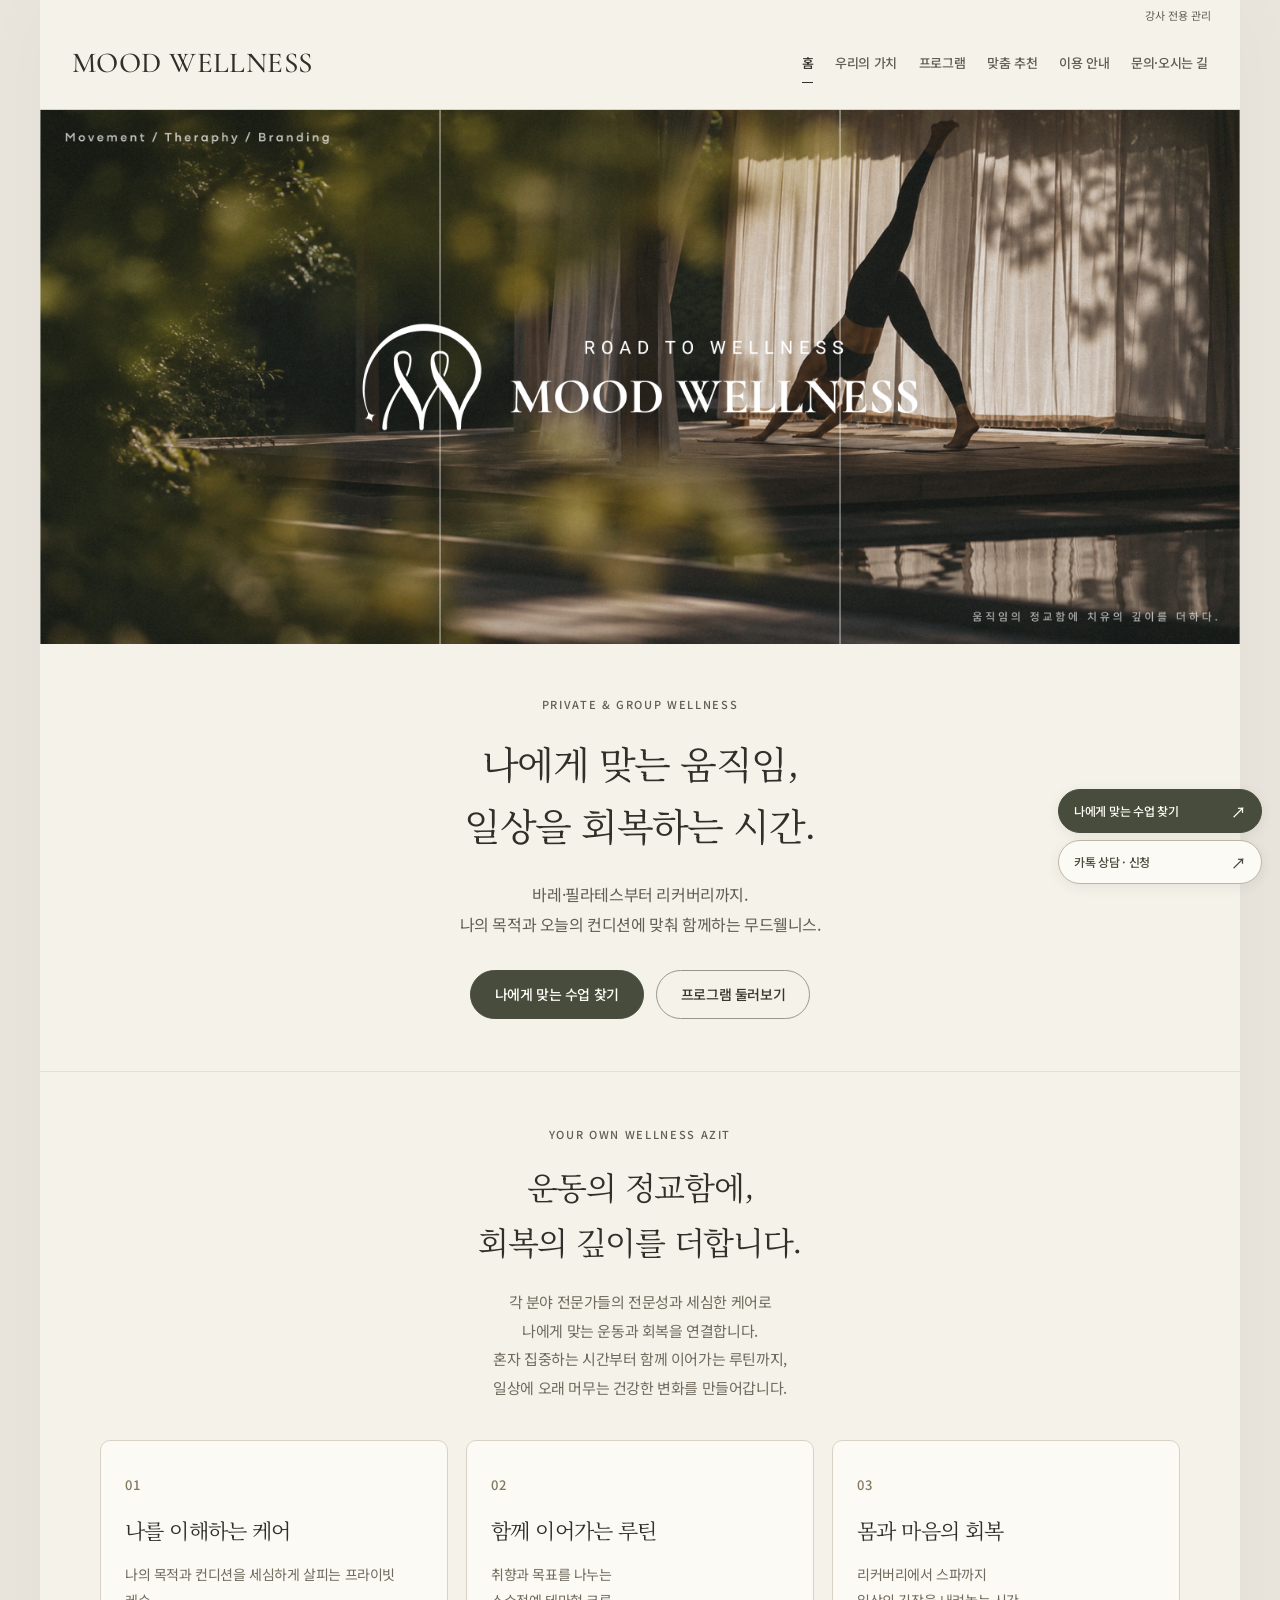
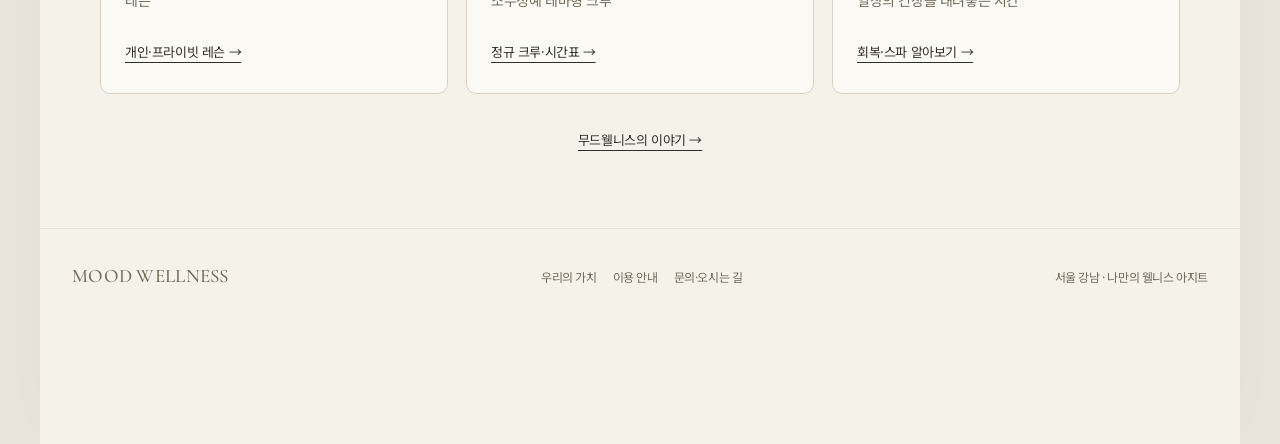
<file: index.html>
<!DOCTYPE html>
<html lang="ko">
<head>
<meta charset="UTF-8">
<meta name="viewport" content="width=device-width, initial-scale=1">
<title>무드웰니스 | 나에게 맞는 클래스 찾기</title>

<link rel="preconnect" href="https://fonts.googleapis.com">
<link rel="preconnect" href="https://fonts.gstatic.com" crossorigin>
<link href="https://fonts.googleapis.com/css2?family=Cormorant+Garamond:wght@400;500&family=Noto+Sans+KR:wght@400;500;600;700&family=Noto+Serif+KR:wght@400;500&display=swap" rel="stylesheet">

<style>
:root {
  --cream: #eeecdf;
  --taupe: #a5a18f;
  --ink: #39362e;
  --muted: #716b5e;
  --line: rgba(70,64,48,.2);
}

* {
  box-sizing: border-box;
}

html {
  scroll-behavior: smooth;
}

body {
  margin: 0;
  background: #d5cfc2;
  color: var(--ink);
  font-family: "Noto Sans KR", sans-serif;
  font-weight: 300;
  line-height: 1.85;
  word-break: keep-all;
}

a {
  color: inherit;
  text-decoration: none;
}

img {
  display: block;
  max-width: 100%;
}

h1, h2, h3, p {
  margin-top: 0;
}

h1, h2, h3 {
  font-weight: 400;
}

a:focus-visible,
summary:focus-visible {
  outline: 2px solid #8b714d;
  outline-offset: 5px;
}

.page {
  max-width: 1200px;
  margin: auto;
  background: var(--cream);
  overflow: hidden;
}

.header {
  padding: 30px 24px 20px;
  text-align: center;
}

.logo {
  display: inline-block;
  font-family: "Cormorant Garamond", serif;
  font-size: 34px;
  letter-spacing: -.04em;
  line-height: .95;
}

nav {
  display: flex;
  justify-content: center;
  gap: 23px;
  margin-top: 25px;
  overflow-x: auto;
  scrollbar-width: none;
}

nav a {
  flex-shrink: 0;
  padding-bottom: 5px;
  color: var(--muted);
  font-size: 11px;
}

nav a:hover {
  text-decoration: underline;
}

/* 3분할 배너 사진 연결 */
.panorama {
  display: grid;
  grid-template-columns: repeat(3, minmax(0, 1fr));
  width: 100%;
  aspect-ratio: 3036 / 1350;
  overflow: hidden;
  background: #343729;
}

.panorama > div {
  position: relative;
  overflow: hidden;
}

.panorama img {
  position: absolute;
  top: 0;
  left: -3.36%;
  width: 106.72%;
  max-width: none;
  height: 100%;
}

.hero-copy {
  padding: 42px 28px 20px;
  text-align: center;
}

.eyebrow {
  display: block;
  margin-bottom: 16px;
  font-size: 9px;
  font-weight: 400;
  letter-spacing: .18em;
}

.hero-copy h1 {
  font-family: "Noto Serif KR", serif;
  font-size: 25px;
  line-height: 1.6;
}

.hero-copy p,
.intro p {
  max-width: 600px;
  margin: 0 auto 24px;
  color: var(--muted);
  font-size: 13px;
}

.button {
  display: inline-block;
  padding: 10px 26px;
  border: 1px solid currentColor;
  border-radius: 999px;
  font-size: 12px;
}

.button:hover {
  background: rgba(80,70,50,.06);
}

.intro {
  padding: 50px 64px 0;
  text-align: center;
}

.serif-title {
  font-family: "Cormorant Garamond", serif;
  font-size: clamp(42px, 6vw, 72px);
  line-height: 1.1;
  letter-spacing: -.045em;
}

.intro h3 {
  font-family: "Noto Serif KR", serif;
  font-size: 20px;
}

.intro .panorama {
  margin-top: 38px;
}

.values,
.steps {
  display: grid;
  grid-template-columns: repeat(3, minmax(0,1fr));
  gap: 28px;
}

.values {
  padding: 36px 64px 60px;
}

.value,
.step,
.teacher,
.rule {
  padding-top: 24px;
  border-top: 1px solid var(--line);
}

.value h3,
.step h3,
.rule h3 {
  font-size: 17px;
}

.value p,
.step p,
.teacher p,
.rule p {
  margin-bottom: 0;
  color: var(--muted);
  font-size: 12px;
}

section {
  scroll-margin-top: 20px;
}

.section {
  padding: 64px;
}

.section-heading {
  margin-bottom: 36px;
  text-align: center;
}

.section-heading h2 {
  margin-bottom: 14px;
  font-family: "Noto Serif KR", serif;
  font-size: 30px;
  line-height: 1.5;
}

.section-heading p {
  max-width: 600px;
  margin: auto;
  color: var(--muted);
  font-size: 13px;
}

/* 3대 핵심 프로그램 */
.core {
  background: var(--taupe);
  color: #fffaf0;
}

.core .section-heading p {
  color: inherit;
}

.core .serif-title {
  margin-bottom: 12px;
  font-size: 60px;
}

.core .section-heading h2 {
  font-size: 19px;
}

.core-grid {
  display: grid;
  grid-template-columns: repeat(3, minmax(0,1fr));
  gap: 28px;
  align-items: start;
}

.core-card {
  min-width: 0;
}

/* 사진 3개 모두 동일한 크기 */
.core-photo {
  width: 100%;
  aspect-ratio: 4 / 5;
  margin-bottom: 24px;
  overflow: hidden;
}

.core-photo img {
  width: 100%;
  height: 100%;
  object-fit: cover;
  object-position: center;
}

.core-card h3 {
  font-family: "Noto Serif KR", serif;
  font-size: 22px;
}

.core-card p {
  margin-bottom: 0;
  font-size: 12px;
}

.core-card .eyebrow {
  font-size: 8px;
}

.spa {
  display: flex;
  justify-content: space-between;
  align-items: center;
  gap: 24px;
  margin-top: 42px;
  padding-top: 28px;
  border-top: 1px solid rgba(255,255,255,.4);
}

.spa h3 {
  font-size: 17px;
}

.spa p {
  margin: 0;
  font-size: 12px;
}

.discount {
  flex-shrink: 0;
  padding: 12px 25px;
  border: 1px solid currentColor;
  border-radius: 999px;
  text-align: center;
}

.discount small {
  display: block;
  font-size: 10px;
}

.discount strong {
  font-family: "Cormorant Garamond", serif;
  font-size: 35px;
  font-weight: 400;
}

.two-columns,
.program-grid,
.rules {
  display: grid;
  grid-template-columns: repeat(2, minmax(0,1fr));
  gap: 28px;
}

.teacher h3 {
  font-family: "Noto Serif KR", serif;
  font-size: 23px;
}

.program-card {
  display: flex;
  flex-direction: column;
  min-width: 0;
  padding: 28px;
  border: 1px solid var(--line);
  background: rgba(255,255,255,.13);
}

.coach {
  align-self: flex-start;
  margin-bottom: 18px;
  padding: 4px 12px;
  background: #dfd9ca;
  border-radius: 999px;
  font-size: 10px;
}

.program-card h3 {
  margin-bottom: 10px;
  font-family: "Noto Serif KR", serif;
  font-size: 22px;
  line-height: 1.5;
}

.schedule,
.note {
  color: var(--muted);
  font-size: 12px;
}

.description {
  font-size: 13px;
}

.price {
  display: flex;
  justify-content: space-between;
  align-items: baseline;
  gap: 12px;
  margin-top: auto;
  padding: 14px 16px;
  background: #e4dfd1;
}

.price span {
  font-size: 11px;
}

.price strong {
  font-size: 18px;
  font-weight: 500;
}

details {
  margin-bottom: 28px;
  padding: 20px 24px;
  border: 1px solid var(--line);
}

summary {
  font-size: 14px;
  cursor: pointer;
}

details p {
  margin: 16px 0 0;
  font-size: 13px;
}

.coming-soon {
  padding: 44px 24px;
  border-top: 1px solid var(--line);
  border-bottom: 1px solid var(--line);
  text-align: center;
}

.coming-soon h3 {
  font-family: "Noto Serif KR", serif;
  font-size: 26px;
}

.coming-soon p {
  margin-bottom: 0;
  color: var(--muted);
  font-size: 13px;
}

.footer {
  padding: 65px 64px;
  background: var(--taupe);
  color: #fffaf0;
  text-align: center;
}

.footer h2 {
  font-family: "Cormorant Garamond", serif;
  font-size: 52px;
  line-height: 1.1;
}

.footer p {
  font-size: 13px;
}

.contact-grid {
  display: grid;
  grid-template-columns: repeat(3,minmax(0,1fr));
  gap: 24px;
  margin-top: 40px;
  padding-top: 28px;
  border-top: 1px solid rgba(255,255,255,.35);
}

.contact-grid p {
  margin: 0;
  font-size: 12px;
}

.floating {
  position: fixed;
  right: 20px;
  bottom: 20px;
  z-index: 10;
  padding: 11px 20px;
  border: 1px solid #e9e2d2;
  border-radius: 999px;
  background: #514c40;
  color: #fffaf0;
  font-size: 12px;
}

@media(min-width:1500px) {
  body {
    padding: 40px 0;
  }
}

@media(max-width:900px) {
  .section,
  .footer {
    padding: 48px 28px;
  }

  .intro {
    padding: 40px 28px 0;
  }

  .values {
    padding: 30px 28px 45px;
  }

  nav {
    justify-content: flex-start;
    gap: 20px;
  }

  .core-grid {
    gap: 18px;
  }

  .core-card h3 {
    font-size: 18px;
  }

  .program-card {
    padding: 24px;
  }
}

@media(max-width:560px) {
  .header {
    padding: 24px 20px 18px;
  }

  .logo {
    font-size: 30px;
  }

  nav a {
    font-size: 10px;
  }

  .hero-copy {
    padding: 30px 24px 12px;
  }

  .hero-copy h1 {
    font-size: 20px;
  }

  .hero-copy p {
    font-size: 12px;
  }

  .intro h3 {
    font-size: 18px;
  }

  .section-heading h2 {
    font-size: 25px;
  }

  .values,
  .steps,
  .core-grid,
  .two-columns,
  .program-grid,
  .rules,
  .contact-grid {
    grid-template-columns: minmax(0,1fr);
  }

  .core-grid {
    gap: 36px;
  }

  .core-card h3 {
    font-size: 23px;
  }

  .core-card p {
    font-size: 13px;
  }

  .core-photo {
    aspect-ratio: 4 / 5;
  }

  .spa {
    align-items: flex-start;
    flex-direction: column;
  }

  .footer h2 {
    font-size: 42px;
  }

  .floating {
    right: 12px;
    bottom: 12px;
    font-size: 11px;
  }
}

@media(prefers-reduced-motion:reduce) {
  html {
    scroll-behavior: auto;
  }
}
</style>
<link rel="stylesheet" href="./features.css?v=program-preview">
<link rel="stylesheet" href="./design.css">
<script defer src="./vendor/supabase.js"></script>
<script defer src="./app.js?v=oneday-sheets"></script>
<script defer src="./navigation.js?v=oneday-inquiry"></script>

<style>
.mw-values-intro{padding:58px 64px 68px;background:#eeecdf}
.mw-values-intro .section-heading{margin-bottom:20px}
.mw-values-intro .values{padding:18px 0 0;gap:26px}
.mw-values-grid .value{display:flex;flex-direction:column;align-items:flex-start}
.mw-values-grid .value h3{font-family:"Noto Serif KR",serif;font-size:19px;line-height:1.6}
.mw-values-grid .value p{line-height:1.9;flex:1}
.mw-values-grid .value a{font-size:12px;border-bottom:1px solid currentColor;margin-top:22px;padding-bottom:3px}
@media(max-width:900px){.mw-values-intro{padding:48px 28px}}
@media(max-width:560px){.mw-values-intro{padding:40px 24px 54px}.mw-values-intro .values{gap:22px}}
</style></head>

<body>
<div class="page">

  <header class="header">
    <a class="logo" href="#home">MOOD WELLNESS</a>

    <nav aria-label="주요 메뉴">
      <a href="#home">홈</a><a href="#intro">우리의 가치</a><a href="#core">프로그램</a><a href="#mw-finder">맞춤 추천</a><a href="#rules">이용 안내</a><a href="#contact">문의·오시는 길</a>
    </nav><div class="mw-topline"><button type="button" class="mw-link-button" data-mw-admin>강사 전용 관리</button></div>
  </header>

  <main id="mw-main" tabindex="-1">

    <section id="home" data-page="home" class="is-active">
      <div class="panorama">
        <div>
          <img src="./1.jpg" alt="무드웰니스 배너 왼쪽">
        </div>
        <div>
          <img src="./2.jpg" alt="무드웰니스 배너 가운데">
        </div>
        <div>
          <img src="./3.jpg" alt="무드웰니스 배너 오른쪽">
        </div>
      </div>

      <div class="hero-copy">
        <span class="eyebrow">PRIVATE & GROUP WELLNESS</span>
        <h1>나에게 맞는 움직임,<br>일상을 회복하는 시간.</h1>
        <p>
          바레·필라테스부터 리커버리까지.<br>
          나의 목적과 오늘의 컨디션에 맞춰 함께하는 무드웰니스.
        </p>
        <div class="mw-actions"><a class="mw-btn primary" href="#mw-finder">나에게 맞는 수업 찾기</a><a class="mw-btn" href="#core">프로그램 둘러보기</a></div>
      </div>
    </section>

    <section class="mw-home-essence" data-page="home" aria-labelledby="mw-home-value-title">
      <span class="eyebrow">YOUR OWN WELLNESS AZIT</span>
      <h2 id="mw-home-value-title">운동의 정교함에,<br>회복의 깊이를 더합니다.</h2>
      <p>각 분야 전문가들의 전문성과 세심한 케어로<br>나에게 맞는 운동과 회복을 연결합니다.<br>혼자 집중하는 시간부터 함께 이어가는 루틴까지,<br>일상에 오래 머무는 건강한 변화를 만들어갑니다.</p>
      <div class="mw-home-values"><div><span>01</span><h3>나를 이해하는 케어</h3><p>나의 목적과 컨디션을 세심하게 살피는 프라이빗 레슨</p><a href="#private">개인·프라이빗 레슨 →</a></div><div><span>02</span><h3>함께 이어가는 루틴</h3><p>취향과 목표를 나누는<br>소수정예 테마형 크루</p><a href="#crew">정규 크루·시간표 →</a></div><div><span>03</span><h3>몸과 마음의 회복</h3><p>리커버리에서 스파까지<br>일상의 긴장을 내려놓는 시간</p><a href="#mw-spa">회복·스파 알아보기 →</a></div></div>
      <a class="mw-home-about" href="#intro">무드웰니스의 이야기 →</a>
    </section>

    
<section class="intro" id="intro" data-page="intro">
      <h2 class="serif-title">Breathe. Move. Align.</h2>

      <h3>몸과 마음의 온전한 회복</h3>
      <p>
        일상에서 쌓인 긴장을 내려놓고,
        건강하고 지속 가능한 나만의 운동 루틴을 완성합니다.
      </p>

      <h3>오늘의 컨디션에 꼭 맞춘 최적의 움직임</h3>
      <p>
        몸과 마음의 회복을 나누고,
        나에게 필요한 움직임을 함께 발견하는 따뜻한 아지트입니다.
      </p>

      <div class="panorama">
        <div>
          <img src="./1.jpg" alt="차분한 웰니스 공간" loading="lazy">
        </div>
        <div>
          <img src="./2.jpg" alt="무드웰니스 브랜드" loading="lazy">
        </div>
        <div>
          <img src="./3.jpg" alt="균형 잡힌 움직임" loading="lazy">
        </div>
      </div>
    </section>

    <section class="mw-values-intro" data-page="intro" aria-labelledby="mw-values-title">
      <header class="section-heading"><span class="eyebrow">OUR VALUES</span><h2 id="mw-values-title">움직임을 대하는 우리의 방식</h2><p>회원의 목적과 컨디션을 이해하고, 필요한 움직임을 제안하며, 오래 이어갈 수 있는 루틴을 만듭니다.</p></header>
      <div class="values mw-values-grid">
        <article class="value"><span class="eyebrow">01 · PERSONAL ATTENTION</span><h3>나를 이해하는 케어</h3><p>운동 목적과 경험, 현재 컨디션을 살펴 나에게 맞는 방향을 제안합니다. 프라이빗 레슨은 프로그램별 목표와 케어 방식에 맞춰 구성됩니다.</p><a href="#private">프라이빗 프로그램 보기 ↗</a></article>
        <article class="value"><span class="eyebrow">02 · PURPOSEFUL PRACTICE</span><h3>이유가 있는 움직임</h3><p>바레·필라테스에 소도구, 기능성 운동과 리커버리를 더해 각 프로그램의 목적에 맞는 움직임을 설계합니다.</p><a href="#core">프로그램 살펴보기 ↗</a></article>
        <article class="value"><span class="eyebrow">03 · CONTINUITY</span><h3>함께 이어가는 루틴</h3><p>소수정예 테마형 크루에서 취향과 목표를 나누고, 정해진 일정으로 건강한 운동 습관을 이어갑니다.</p><a href="#crew">정규 크루·시간표 보기 ↗</a></article>
      </div>
    </section>

    <section class="section core" id="core" data-page="core">
<nav class="mw-program-nav" aria-label="프로그램 메뉴"><a href="#core">프로그램 소개</a><a href="#private">개인·프라이빗</a><a href="#crew">정규 크루·시간표</a><a href="#oneday">원데이클래스</a></nav>
      <header class="section-heading">
        <span class="eyebrow">OUR PHILOSOPHY</span>
        <div class="serif-title">Our Practice</div>
        <h2>3대 핵심 프로그램</h2>
        <p>
          몸과 마음의 회복을 돕는
          무드웰니스의 움직임과 운동 철학입니다.
        </p>
      </header>

      <div class="core-grid">
        <article class="core-card">
          <div class="core-photo">
            <img src="./barre.png" alt="바레 동작" loading="lazy">
          </div>
          <span class="eyebrow">ALIGNMENT & LINE</span>
          <h3>바레 & 필라테스</h3>
          <p>
            속근육 강화와 자세 정렬을 통해
            탄탄하고 유연한 바디라인과
            균형 잡힌 움직임을 만들어갑니다.
          </p>
        </article>

        <article class="core-card">
          <div class="core-photo">
            <img src="./tools.png" alt="운동 소도구 볼과 밴드" loading="lazy">
          </div>
          <span class="eyebrow">CORE & MOBILITY</span>
          <h3>펑셔널 & 소도구</h3>
          <p>
            소도구를 활용해 일상에 필요한 근력과
            코어 안정성을 기르고,
            움직임의 범위를 넓혀갑니다.
          </p>
        </article>

        <article class="core-card">
          <div class="core-photo">
            <img src="./recovery.jpg" alt="명상과 회복" loading="lazy">
          </div>
          <span class="eyebrow">RELEASE & RESTORE</span>
          <h3>리커버리 & 스트레칭</h3>
          <p>
            깊은 호흡과 스트레칭으로
            긴장된 몸을 편안하게 이완하고,
            지친 일상에 회복의 시간을 더합니다.
          </p>
        </article>
      </div>

      <aside class="spa" id="mw-spa">
        <div>
          <span class="eyebrow">EXCLUSIVE PARTNERSHIP</span>
          <h3>무드웰니스 회원 특별 혜택 · YJ 스파 제휴</h3>
          <p>
            운동과 함께 몸과 마음의 리프레시를 돕는
            힐링 프로그램입니다.
          </p>
        </div>

        <div class="discount">
          <small>YJ 스파 전 프로그램</small>
          <strong>10% OFF</strong>
        </div>
      <div class="mw-actions"><a class="mw-btn" href="https://map.naver.com/p/entry/place/37278584" target="_blank" rel="noopener noreferrer">YJ SPA 정보·예약 보기</a></div></aside>
    </section>

    <section class="section" id="matching" data-page="matching">
      <header class="section-heading">
        <span class="eyebrow">PERSONAL MATCHING</span>
        <h2>나에게 맞는 수업 찾기</h2>
        <p>
          운동 목표와 선호하는 분위기, 가능한 시간을 선택하면
          홈페이지에서 맞춤 추천을 바로 확인할 수 있어요.
        </p>
      </header>

      <div class="steps">
        <article class="step">
          <span class="eyebrow">STEP 01</span>
          <h3>운동 조건 선택</h3>
          <p>
            운동 목표와 원하는 수업 형태, 가능한 시간대를 골라주세요.
          </p>
        </article>

        <article class="step">
          <span class="eyebrow">STEP 02</span>
          <h3>프로그램 추천</h3>
          <p>
            선택한 조건에 맞는 수업이나 가까운 대안을 확인해 보세요.
          </p>
        </article>

        <article class="step">
          <span class="eyebrow">STEP 03</span>
          <h3>수업 상세 확인 및 신청</h3>
          <p>
            수업 상세에서 체험이나 문의 방법을 확인하세요. 원하는 크루가 아직 없다면 홈페이지에서 개설을 신청할 수 있어요.
          </p>
        </article>
      </div>
      <div class="mw-actions"><a class="mw-btn primary" href="#mw-finder">맞춤 클래스 찾기</a></div>
    </section>

    

    <!-- 상담 가능 시간대 삭제 완료 -->
    <section class="section" id="teachers" data-page="teachers">
      <header class="section-heading">
        <span class="eyebrow">OUR TEACHERS</span>
        <h2>전담 강사 소개</h2>
      </header>

      <div class="mw-actions"><a class="mw-btn primary" href="./instructor-apply.html">공식 강사 지원</a></div>
      <div class="two-columns" id="mw-teachers"><p class="mw-muted">강사 소개를 불러오고 있습니다.</p></div>
    </section>

    <section class="section" id="mw-finder" data-page="mw-finder"><header class="section-heading"><span class="eyebrow">FIND YOUR MOOD</span><h2>지금, 나에게 맞는 움직임</h2><p>운동 목표와 원하는 분위기, 가능한 시간을 선택해 보세요.<br>추천 수업과 참여 방법을 바로 확인할 수 있어요.</p></header><div class="mw-actions"><button type="button" class="mw-btn primary" data-mw-quiz>나에게 맞는 클래스 찾기</button><a class="mw-btn" href="#crew">전체 시간표 보기</a></div><p class="mw-message" id="mw-load-state" role="status">수업 정보를 불러오고 있습니다.</p></section>
<section class="section" id="private" data-page="private">
<nav class="mw-program-nav" aria-label="프로그램 메뉴"><a href="#core">프로그램 소개</a><a href="#private">개인·프라이빗</a><a href="#crew">정규 크루·시간표</a><a href="#oneday">원데이클래스</a></nav>
      <header class="section-heading">
        <span class="eyebrow">PRIVATE SESSION</span>
        <h2>프라이빗 레슨</h2>
        <p>1:1·듀엣·3인 프라이빗 케어. 수업 구성과 비용은 담당 강사에게 문의해 주세요.</p>
      </header>

      <h3 class="mw-list-title">프라이빗 프로그램</h3><div id="private-programs"><p class="mw-muted">프로그램을 불러오고 있습니다.</p></div>
    </section>

    <section class="section" id="crew" data-page="crew">
<nav class="mw-program-nav" aria-label="프로그램 메뉴"><a href="#core">프로그램 소개</a><a href="#private">개인·프라이빗</a><a href="#crew">정규 크루·시간표</a><a href="#oneday">원데이클래스</a></nav>
      <header class="section-heading">
        <span class="eyebrow">REGULAR CREW</span>
        <h2>정규 크루 · 전체 시간표</h2>
        <p>최대 3인 소수정예. 시간표의 수업을 누르면 상세 안내와 담당 강사 문의로 연결됩니다.</p>
      </header>

      <details>
        <summary>프라이빗 소모임은 어떻게 진행되나요?</summary>
        <p>
          정해진 멤버와 목적에 맞는 운동을 이어가는
          소수정예 프로그램입니다.
          횟수제와 기수제로 운영하며,
          참여 일정과 등록 조건은 상담 시 안내합니다.
        </p>
      </details>

      <div class="mw-week-wrap" id="mw-timetable" aria-label="정규 크루 주간 시간표"></div><h3 class="mw-list-title">정규 크루 프로그램</h3><div id="crew-programs"><p class="mw-muted">프로그램을 불러오고 있습니다.</p></div><div class="coming-soon" style="margin-top:36px"><h3>원하는 수업이나 시간이 없으신가요?</h3><p>희망 수업과 시간을 남겨주시면 개설을 검토하고 안내합니다.</p><div class="mw-actions"><button type="button" class="mw-btn primary" data-mw-request>크루 개설 신청하기</button></div></div>
    </section>

    <section class="section" id="oneday" data-page="oneday">
<nav class="mw-program-nav" aria-label="프로그램 메뉴"><a href="#core">프로그램 소개</a><a href="#private">개인·프라이빗</a><a href="#crew">정규 크루·시간표</a><a href="#oneday">원데이클래스</a></nav><header class="section-heading"><span class="eyebrow">SPECIAL ONE-DAY</span><h2>원데이클래스</h2><p>함께 경험하는 새로운 웰니스 프로그램</p></header>
      <div class="coming-soon mw-oneday-options">
        <h3>친구·동료와 우리끼리 원데이클래스</h3>
        <p>친구, 동료, 기업 팀과 함께할 날짜와 인원을 알려주세요. 스튜디오 방문 수업은 <strong>4인까지 실내</strong>, <strong>5인부터 야외 정원</strong>에서 진행해요. 6인 모임도 문의할 수 있으며, 가능 일정과 비용은 확인 후 안내드려요.</p>
        <div class="mw-actions"><a class="mw-btn primary" href="#oneday-inquiry">우리 모임 원데이 개설 문의</a><a class="mw-btn" href="#oneday-classes">모집 중인 원데이 보기</a></div>
      </div>
      <h3 class="mw-list-title" id="oneday-classes" tabindex="-1">무드웰니스가 여는 원데이</h3>
      <div class="program-grid" id="mw-oneday-programs"></div>
      <div class="mw-collaboration-entry">
        <p>회사·기관 등 외부 장소에서 수업을 원하시나요?</p>
        <a class="mw-btn" href="https://docs.google.com/forms/d/e/1FAIpQLSctk0RWNETHsdC1vdSWPipp_9hWe03Rvj4j9hgcrzIeeBImIQ/viewform?usp=header">기업·기관 출강 문의</a>
      </div>
    </section>

    <section class="section" id="rules" data-page="rules">
      <header class="section-heading">
        <span class="eyebrow">STUDIO GUIDE</span>
        <h2>예약 및 이용 안내</h2>
      </header>

      <div class="rules">
        <article class="rule">
          <h3>수업 취소</h3>
          <p>
            수업 시작 12시간 전까지
            차감 및 수수료 없이 취소 가능합니다.
          </p>
        </article>

        <article class="rule">
          <h3>예약 인원에 따른 운영</h3>
          <p>
            예약 인원이 0명인 경우
            수업 시작 10시간 전 자동 폐강됩니다.
          </p>
        </article>

        <article class="rule">
          <h3>직전 예약</h3>
          <p>
            1명 이상 예약된 수업은
            시작 10분 전까지 추가 예약 가능합니다.
          </p>
        </article>

        <article class="rule">
          <h3>예약 앱 이용</h3>
          <p>
            고정제 수업 예약 취소와 일정 변경은
            하이파이브 앱에서 진행합니다.
          </p>
        </article>
      </div>
    </section>

  <section class="footer mw-contact-page" id="contact" data-page="contact">
    <span class="eyebrow">ROAD TO WELLNESS</span>
    <h2>Mood Wellness Azit</h2>
    <p>몸과 마음의 건강한 회복을 시작해 보세요.</p>

    <a
      class="button"
      href="http://pf.kakao.com/_qNxbnn/chat"
      target="_blank"
      rel="noopener noreferrer"
    >카카오톡 상담 · 신청</a>

    <div class="mw-collaboration-entry"><p>기업 출강이나 수업 진행 강사가 필요하신가요?</p><button type="button" class="button" onclick="showCollaboration()">기업·기관·센터 협업 문의</button></div>

    <div class="contact-grid">
      <div>
        <span class="eyebrow">PHONE</span>
        <p><a href="tel:050713030371">0507-1303-0371</a></p>
      </div>

      <div>
        <span class="eyebrow">KAKAO CHANNEL</span>
        <p>무드웰니스</p>
      </div>

      <div>
        <span class="eyebrow">LOCATION</span>
        <p>서울시 강남구 테헤란로 13길 65</p>
      </div>
    </div>
  </section>
  </main>

  <footer class="mw-site-footer"><a href="#home">MOOD WELLNESS</a><div><a href="#intro">우리의 가치</a><a href="#rules">이용 안내</a><a href="#contact">문의·오시는 길</a></div><p>서울 강남 · 나만의 웰니스 아지트</p></footer>

</div>

<div class="mw-floating-actions" role="complementary" aria-label="빠른 수업 안내">
  <button type="button" class="mw-floating-quiz" data-mw-quiz aria-haspopup="dialog" aria-controls="mw-quiz">나에게 맞는 수업 찾기 <span aria-hidden="true">↗</span></button>
  <a class="mw-floating-chat" href="http://pf.kakao.com/_qNxbnn/chat" target="_blank" rel="noopener noreferrer">카톡 상담 · 신청 <span aria-hidden="true">↗</span></a>
</div>

<script>
const privatePrograms = [
  {
    coach: "이수휘 원장",
    name: "MOVEMENT SESSION",
    time: "1:1 맞춤 체험 · 사전 예약제",
    description:
      "현재 움직임과 몸의 긴장도를 살펴보고 맞춤 움직임과 스트레칭을 경험합니다. 목적과 상태에 적합한 정규 프로그램을 안내합니다."
  },
  {
    coach: "이수휘 원장",
    name: "BODY TUNING",
    time: "1:1 개인레슨 · 70분",
    description:
      "스트레칭·모빌리티·기능성 회복운동을 통해 편안하고 효율적인 움직임을 만들어갑니다."
  },
  {
    coach: "이수휘 원장",
    name: "DEEP LULLING SLING",
    time: "1:1 건식 테라피 · 70분",
    description:
      "슬링과 핸즈온 테크닉을 활용해 긴장된 근육을 깊게 이완하고 편안한 움직임을 돕습니다."
  },
  {
    coach: "이수휘 원장",
    name: "WEDDING BARRE",
    time: "1:1 웨딩 바레 · 50분",
    description:
      "웨딩 일정에 맞춘 자세 정렬과 속근육 강화로 드레스 핏을 준비합니다. 4주·8주·12주 코스를 목적에 맞게 안내합니다."
  },
  {
    coach: "정소영 원장 · YJ 스파",
    name: "윤곽밸런스케어",
    time: "운동 + 스파 융합 관리 · 120분 · 체험 불가",
    description:
      "40분 체형 교정 운동과 70분 수기 안면 관리를 결합한 프로그램입니다. 운동은 필라테스를 중심으로 진행하며 안면 관리는 YJ 스파 관리사가 담당합니다.",
    note:
      "운동과 스파 일정은 사전 상담 후 함께 조율합니다."
  }
];

const crewPrograms = [
  {
    coach: "이수휘 원장",
    name: "모닝 크루",
    time: "월·화·목·금 오전 10:00 · 50분 · 최대 3인",
    description:
      "아침의 움직임과 스트레칭으로 몸의 가동성을 깨우고 활력 있는 하루를 시작합니다.",
    note:
      "횟수제 · 참여 요일과 잔여 좌석 개별 안내",
    price: 38000
  },
  {
    coach: "이수휘 원장",
    name: "LUNCH BODY FIT",
    time: "월·금 주 2회 고정제 · 시간 별도 안내 · 최대 3인",
    description:
      "월요일은 바레 기반 하체·힙·코어 컨디셔닝, 금요일은 발레 기반 자세·정렬 운동과 전신 스트레칭으로 구성됩니다.",
    note:
      "30회부터 등록 · 유효기간 150일 · 체험·홀딩·연장 불가",
    price: 45000
  },
  {
    coach: "정소영 원장",
    name: "나이트 바레 × 필라테스 크루",
    time: "화·목 오후 7시 / 9시 · 50~60분 · 최대 3인",
    description:
      "속근육을 단련하는 필라테스와 리듬감 있는 바레를 결합합니다. 다양한 웰니스 프로그램으로 건강과 새로운 경험을 나눕니다.",
    note:
      "횟수제 · 오후 9시 마감 / 오후 7시 모집 중",
    price: 40000
  },
  {
    coach: "이수휘 원장",
    name: "SLOW MOVE",
    time: "토요일 오전 11시 / 오후 2시 · 70분 · 2~3인",
    description:
      "몸 상태 체크부터 소매틱 무브먼트, 차담까지 움직임과 휴식이 함께하는 웰니스 프로그램입니다.",
    note:
      "주 1회 × 4주 기수제 · 체험 불가",
    price: 65000
  },
  {
    coach: "이수휘 원장",
    name: "BARRE SCULPT",
    time: "주 2회 × 4주 · 총 8회 · 50~60분 · 2~3인",
    description:
      "발레 기반 움직임에 근력과 지구력 트레이닝을 더해 전신을 탄탄하게 가꾸는 집중 과정입니다.",
    note:
      "기수제 · 개설 요일과 시간 별도 안내",
    price: 45000
  }
];

function addText(parent, tag, className, text) {
  const element = document.createElement(tag);
  element.className = className;
  element.textContent = text;
  parent.appendChild(element);
  return element;
}

function renderPrograms(containerId, programs) {
  const container = document.getElementById(containerId);

  programs.forEach(program => {
    const card = document.createElement("article");
    card.className = "program-card";

    addText(card, "span", "coach", program.coach);
    addText(card, "h3", "", program.name);
    addText(card, "div", "schedule", program.time);
    addText(card, "p", "description", program.description);

    if (program.note) {
      addText(card, "p", "note", program.note);
    }

    if (typeof program.price === "number") {
      const price = document.createElement("div");
      price.className = "price";

      addText(price, "span", "", "회당 정상가");
      addText(
        price,
        "strong",
        "",
        program.price.toLocaleString("ko-KR") + "원"
      );

      card.appendChild(price);
    }

    container.appendChild(card);
  });
}



</script>
<dialog id="mw-detail" class="mw-dialog" aria-labelledby="mw-detail-title"><div class="mw-dialog-head"><h2 id="mw-detail-title" data-dialog-title>클래스 상세 안내</h2><button type="button" class="mw-close" aria-label="닫기">×</button></div><div class="mw-dialog-body"></div></dialog>
<dialog id="mw-quiz" class="mw-dialog" aria-labelledby="mw-quiz-title"><div class="mw-dialog-head"><h2 id="mw-quiz-title" data-dialog-title>맞춤 클래스 찾기</h2><button type="button" class="mw-close" aria-label="닫기">×</button></div><div class="mw-dialog-body"></div></dialog>
<dialog id="mw-request" class="mw-dialog" aria-labelledby="mw-request-title"><div class="mw-dialog-head"><h2 id="mw-request-title" data-dialog-title>크루 개설 신청</h2><button type="button" class="mw-close" aria-label="닫기">×</button></div><div class="mw-dialog-body"></div></dialog>
<dialog id="mw-admin" class="mw-dialog" aria-labelledby="mw-admin-title"><div class="mw-dialog-head"><h2 id="mw-admin-title" data-dialog-title>강사 전용 관리</h2><button type="button" class="mw-close" aria-label="닫기">×</button></div><div class="mw-dialog-body"></div></dialog>
<dialog id="mw-teacher" class="mw-dialog" aria-labelledby="mw-teacher-title"><div class="mw-dialog-head"><h2 id="mw-teacher-title" data-dialog-title>강사 소개</h2><button type="button" class="mw-close" aria-label="닫기">×</button></div><div class="mw-dialog-body"></div></dialog>

<style>
#mw-renewal{width:min(440px,calc(100% - 32px));padding:32px;border:1px solid #d6cfbf;border-radius:16px;background:#f5f1e7;color:#39362e;box-shadow:0 24px 80px #0003}
#mw-renewal::backdrop{background:rgba(35,32,24,.45)}
#mw-renewal h2{font-family:"Noto Serif KR",serif;font-size:25px;line-height:1.65;margin:12px 0 18px}
#mw-renewal p{font-size:14px;line-height:1.9;color:#625d51}
#mw-renewal .renewal-kicker{font-size:11px;letter-spacing:.16em}
#mw-renewal .renewal-chat{display:block;background:#514c40;color:#fffaf0;border-radius:999px;padding:13px 20px;text-align:center;font-size:14px}
#mw-renewal .renewal-dismiss{display:block;margin:16px auto 0;padding:8px 18px;background:transparent;border:0;color:#625d51;text-decoration:underline;font:inherit;font-size:13px;cursor:pointer}
</style>
<dialog id="mw-renewal" aria-labelledby="mw-renewal-title" aria-describedby="mw-renewal-desc">
<span class="renewal-kicker">MOOD WELLNESS · NOTICE</span>
<h2 id="mw-renewal-title">더 나은 만남을 위해<br>새롭게 준비하고 있습니다.</h2>
<p id="mw-renewal-desc">현재 홈페이지 리뉴얼 중입니다.<br>수업 일정, 예약 및 이용 문의는<br>카카오톡 상담으로 남겨주세요.<br>정성껏 안내해 드리겠습니다.</p>
<a class="renewal-chat" href="http://pf.kakao.com/_qNxbnn/chat" target="_blank" rel="noopener noreferrer">카카오톡으로 상담하기 ↗</a>
<button class="renewal-dismiss" type="button">닫고 둘러보기</button>
</dialog>
<script>
(() => {
  const notice = document.getElementById('mw-renewal');
  let dismissed = false;
  try { dismissed = sessionStorage.getItem('mw-renewal-notice-v1') === 'closed'; } catch {}
  const close = () => {
    notice.close();
    try { sessionStorage.setItem('mw-renewal-notice-v1', 'closed'); } catch {}
  };
  notice.querySelector('.renewal-dismiss').addEventListener('click', close);
  notice.addEventListener('cancel', event => { event.preventDefault(); close(); });
  const show = () => {
    if (!dismissed && (!location.hash || location.hash === '#home')) {
      if (!document.querySelector('dialog[open]')) notice.showModal();
    }
  };
  notice.addEventListener('close', () => { dismissed = true; });
  // Keep renewal notice optional; do not interrupt homepage discovery.
  // Automatic renewal pop-up disabled to keep booking pathways accessible.
})();
</script>

<dialog id="mw-collaboration" class="mw-dialog" aria-labelledby="mw-collaboration-title"><div class="mw-dialog-head"><h2 id="mw-collaboration-title" data-dialog-title>기업·기관·센터 협업 문의</h2><button type="button" class="mw-close" aria-label="닫기">×</button></div><div class="mw-dialog-body"></div></dialog>
</body>
</html>
</file>
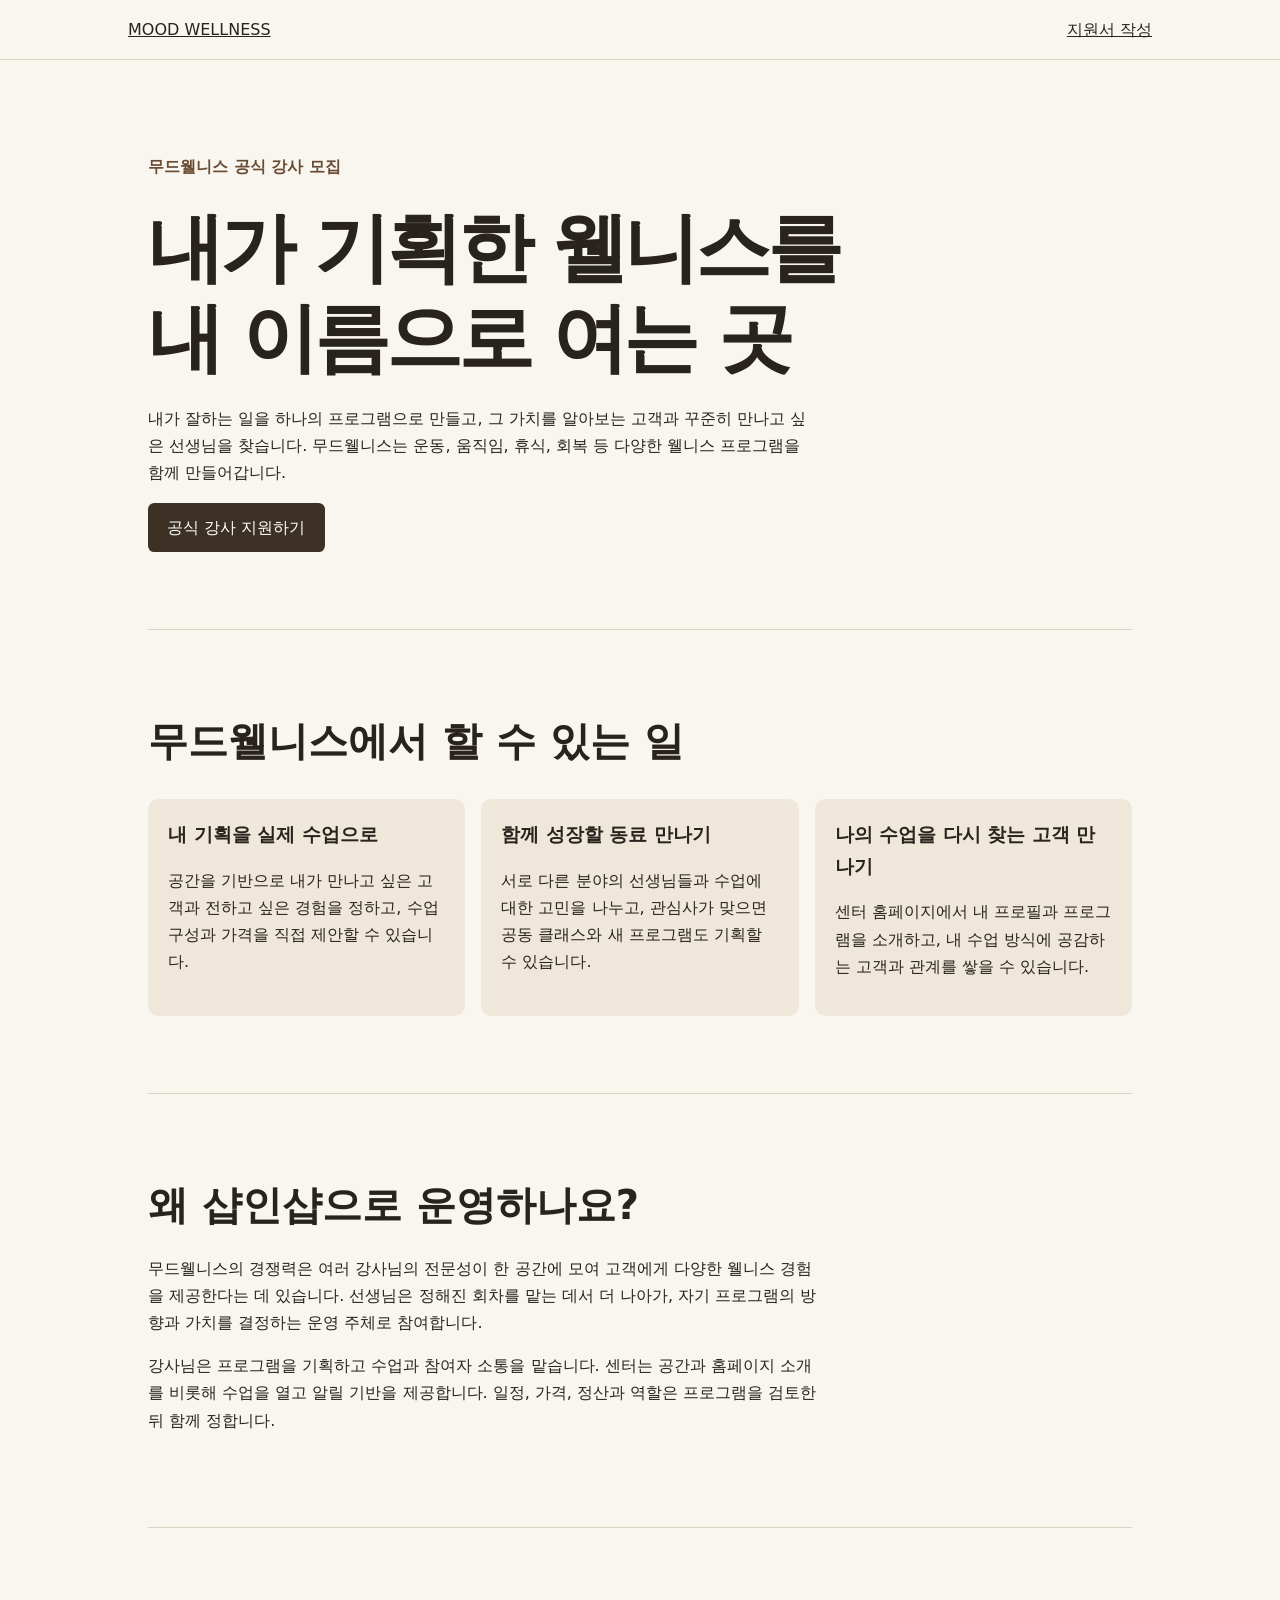
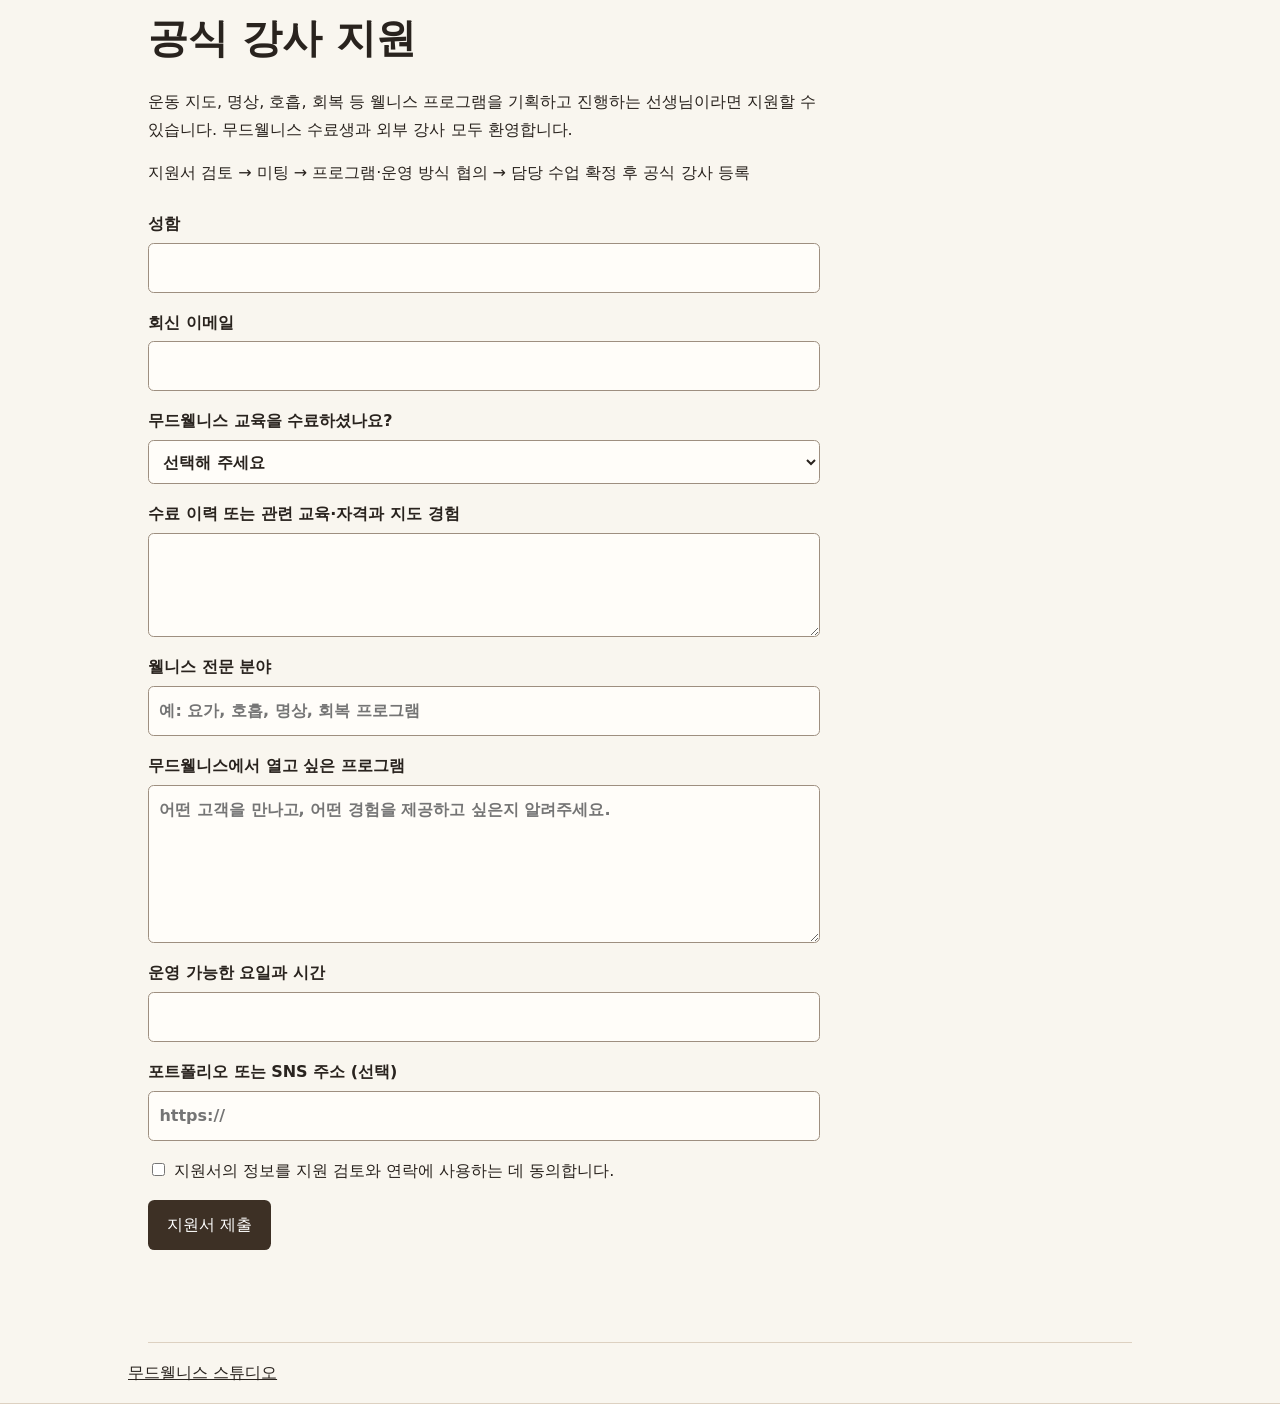
<file: instructor-apply.html>
<!doctype html>
<html lang="ko">
<head>
<meta charset="utf-8">
<meta name="viewport" content="width=device-width,initial-scale=1">
<title>공식 강사 지원 | 무드웰니스</title>
<link rel="stylesheet" href="./instructor-apply.css">
<script defer src="./vendor/supabase.js"></script>
<script defer src="./instructor-apply.js"></script>
</head>
<body>
<header><a href="./">MOOD WELLNESS</a><a href="#apply">지원서 작성</a></header>
<main>
  <section class="hero">
    <p class="eyebrow">무드웰니스 공식 강사 모집</p>
    <h1>내가 기획한 웰니스를<br>내 이름으로 여는 곳</h1>
    <p>내가 잘하는 일을 하나의 프로그램으로 만들고, 그 가치를 알아보는 고객과 꾸준히 만나고 싶은 선생님을 찾습니다. 무드웰니스는 운동, 움직임, 휴식, 회복 등 다양한 웰니스 프로그램을 함께 만들어갑니다.</p>
    <a class="button" href="#apply">공식 강사 지원하기</a>
  </section>
  <section aria-labelledby="benefits">
    <h2 id="benefits">무드웰니스에서 할 수 있는 일</h2>
    <div class="cards">
      <article><h3>내 기획을 실제 수업으로</h3><p>공간을 기반으로 내가 만나고 싶은 고객과 전하고 싶은 경험을 정하고, 수업 구성과 가격을 직접 제안할 수 있습니다.</p></article>
      <article><h3>함께 성장할 동료 만나기</h3><p>서로 다른 분야의 선생님들과 수업에 대한 고민을 나누고, 관심사가 맞으면 공동 클래스와 새 프로그램도 기획할 수 있습니다.</p></article>
      <article><h3>나의 수업을 다시 찾는 고객 만나기</h3><p>센터 홈페이지에서 내 프로필과 프로그램을 소개하고, 내 수업 방식에 공감하는 고객과 관계를 쌓을 수 있습니다.</p></article>
    </div>
  </section>
  <section class="why">
    <h2>왜 샵인샵으로 운영하나요?</h2>
    <p>무드웰니스의 경쟁력은 여러 강사님의 전문성이 한 공간에 모여 고객에게 다양한 웰니스 경험을 제공한다는 데 있습니다. 선생님은 정해진 회차를 맡는 데서 더 나아가, 자기 프로그램의 방향과 가치를 결정하는 운영 주체로 참여합니다.</p>
    <p>강사님은 프로그램을 기획하고 수업과 참여자 소통을 맡습니다. 센터는 공간과 홈페이지 소개를 비롯해 수업을 열고 알릴 기반을 제공합니다. 일정, 가격, 정산과 역할은 프로그램을 검토한 뒤 함께 정합니다.</p>
  </section>
  <section id="apply">
    <h2>공식 강사 지원</h2>
    <p>운동 지도, 명상, 호흡, 회복 등 웰니스 프로그램을 기획하고 진행하는 선생님이라면 지원할 수 있습니다. 무드웰니스 수료생과 외부 강사 모두 환영합니다.</p>
    <p>지원서 검토 → 미팅 → 프로그램·운영 방식 협의 → 담당 수업 확정 후 공식 강사 등록</p>
    <form id="instructor-application">
      <label>성함<input name="name" autocomplete="name" required maxlength="80"></label>
      <label>회신 이메일<input type="email" name="email" autocomplete="email" required maxlength="254"></label>
      <label>무드웰니스 교육을 수료하셨나요?
        <select name="graduate" required><option value="">선택해 주세요</option><option value="yes">네, 수료했습니다</option><option value="no">아니요, 외부 강사로 지원합니다</option></select>
      </label>
      <label><span id="education-label">수료 이력 또는 관련 교육·자격과 지도 경험</span><textarea name="background" required maxlength="800" rows="3"></textarea></label>
      <label>웰니스 전문 분야<input name="specialty" required maxlength="160" placeholder="예: 요가, 호흡, 명상, 회복 프로그램"></label>
      <label>무드웰니스에서 열고 싶은 프로그램<textarea name="proposal" required maxlength="3000" rows="5" placeholder="어떤 고객을 만나고, 어떤 경험을 제공하고 싶은지 알려주세요."></textarea></label>
      <label>운영 가능한 요일과 시간<input name="availability" required maxlength="400"></label>
      <label>포트폴리오 또는 SNS 주소 (선택)<input type="url" name="website" maxlength="500" pattern="https://.+" placeholder="https://"></label>
      <label class="consent"><input name="consent" type="checkbox" required> 지원서의 정보를 지원 검토와 연락에 사용하는 데 동의합니다.</label>
      <button class="button" type="submit">지원서 제출</button>
    </form>
    <p id="application-status" role="status" tabindex="-1"></p>
  </section>
</main>
<footer><a href="./">무드웰니스 스튜디오</a></footer>
</body>
</html>
</file>
<file: features.css>
/* Mood Wellness class finder and staff workspace */
.mw-actions{display:flex;gap:12px;justify-content:center;flex-wrap:wrap;margin:22px 0}.mw-btn{font:inherit;font-size:13px;border:1px solid #797261;border-radius:999px;background:transparent;color:#39362e;padding:10px 22px;cursor:pointer;display:inline-flex;align-items:center;justify-content:center;gap:8px}.mw-btn.primary{background:#514c40;color:#fffaf0}.mw-btn:disabled{opacity:.5;cursor:wait}.mw-btn:hover{filter:brightness(.95)}.mw-heading{font-family:'Noto Serif KR',serif;font-size:28px;font-weight:400}.mw-muted{font-size:13px;color:#716b5e}.mw-message{padding:14px 18px;border:1px solid #a5a18f;font-size:13px;white-space:pre-line}.mw-tags{display:flex;gap:6px;flex-wrap:wrap;margin:12px 0}.mw-tag{background:#e2ddcf;border-radius:30px;padding:4px 10px;font-size:11px}.mw-status{font-size:13px;font-weight:700;margin:8px 0;color:#39362e}.mw-card-photo{width:100%;aspect-ratio:4/5;object-fit:cover;margin:0 0 20px}.mw-placeholder{display:grid;place-items:center;background:#dad6c7;color:#6c6556;width:100%;aspect-ratio:4/5;font-family:Georgia,serif;font-size:24px;margin-bottom:20px}.program-card .mw-btn{margin-top:18px}.mw-card-body{white-space:pre-line}.mw-dialog{border:0;background:#eeecdf;color:#39362e;padding:0;width:min(800px,94vw);max-height:90dvh;overflow:auto;box-shadow:0 20px 100px #0003}.mw-dialog::backdrop{background:#28251fb3}.mw-dialog-head{position:sticky;top:0;background:#eeecdf;display:flex;justify-content:space-between;align-items:center;padding:16px 24px;border-bottom:1px solid #ccc7b7;z-index:2}.mw-dialog-head h2{font-family:'Noto Serif KR',serif;font-size:19px;margin:0}.mw-dialog-body{padding:28px}.mw-close{border:0;background:none;font-size:27px;cursor:pointer;color:inherit}.mw-detail-image{width:100%;max-height:420px;object-fit:contain;background:#e1ddcf;margin-bottom:24px}.mw-field{display:block;margin:0 0 18px;font-size:13px}.mw-field>span{display:block;margin-bottom:7px}.mw-field input,.mw-field textarea,.mw-field select{display:block;width:100%;font:inherit;background:#faf8f1;border:1px solid #bcb5a4;padding:12px;border-radius:3px;color:#39362e}.mw-field textarea{min-height:110px;resize:vertical}.mw-form-grid{display:grid;grid-template-columns:1fr 1fr;gap:16px}.mw-checks{border:1px solid #c3bcab;padding:14px;margin:0 0 18px}.mw-checks legend{font-size:12px;padding:0 6px}.mw-check{display:inline-flex;gap:6px;align-items:center;font-size:12px;margin:5px 12px 5px 0}.mw-choice{display:block;width:100%;text-align:left;background:#f7f4e9;border:1px solid #c4bdac;padding:18px;margin:12px 0;font:inherit;color:inherit;cursor:pointer}.mw-choice:hover{border-color:#514c40;background:#e3dece}.mw-progress{font-size:11px;letter-spacing:.14em;color:#716b5e;margin-bottom:16px}.mw-progress-bar{height:3px;background:#d8d2c2;margin-bottom:26px}.mw-progress-bar span{display:block;height:100%;background:#81745e;transition:width .25s}.mw-week{display:grid;grid-template-columns:repeat(7,minmax(110px,1fr));min-width:800px;gap:8px}.mw-week-wrap{overflow:auto;margin:25px 0}.mw-day{background:#e5e0d2;padding:12px 8px;min-height:150px}.mw-day h3{font-size:13px;text-align:center;border-bottom:1px solid #c7c0af;padding-bottom:10px}.mw-slot{display:block;width:100%;border:1px solid #bcb3a0;background:#f9f6ec;text-align:left;padding:12px 8px;margin:10px 0;font:inherit;font-size:12px;color:inherit;cursor:pointer}.mw-slot span{display:block;font-size:10px;color:#746b5a}.mw-admin-row{border-top:1px solid #bdb5a3;padding:18px 0;display:flex;justify-content:space-between;gap:10px;align-items:center}.mw-admin-row h3{font-size:15px;margin:0}.mw-admin-row p{font-size:11px;margin:4px 0}.mw-session-row{border:1px solid #c8c0af;padding:14px;margin:10px 0}.mw-session-row .mw-form-grid{grid-template-columns:repeat(3,1fr)}.mw-honeypot{position:absolute;left:-10000px;width:1px;height:1px;overflow:hidden}.mw-error{color:#883d2b}.mw-topline{display:flex;justify-content:center;gap:16px;flex-wrap:wrap;margin-top:18px}.mw-link-button{font:inherit;font-size:11px;background:none;border:0;text-decoration:underline;color:#716b5e;cursor:pointer}a:focus-visible,button:focus-visible,summary:focus-visible{outline:2px solid #876c45;outline-offset:4px}.mw-detail-copy{white-space:pre-line;font-size:14px}.mw-requests{max-height:500px;overflow:auto}.mw-request{padding:16px 0;border-bottom:1px solid #c8c0af;font-size:13px}.mw-request p{margin:6px 0;white-space:pre-line}[hidden]{display:none!important}@media(max-width:560px){.mw-dialog-body{padding:20px}.mw-dialog-head{padding:14px 20px}.mw-form-grid,.mw-session-row .mw-form-grid{grid-template-columns:1fr}.mw-admin-row{align-items:flex-start;flex-direction:column}.mw-dialog{max-height:94dvh}.mw-heading{font-size:24px}}
/* Staff access stays separate from the member navigation. */
.header{position:relative;padding-top:48px}.header .mw-topline{position:absolute;top:8px;right:18px;margin:0;justify-content:flex-end}.header .mw-link-button{font-size:10px;text-decoration:none;padding:8px 4px;color:#716b5e;line-height:1.4}.header .mw-link-button:hover{text-decoration:underline}@media(max-width:560px){.header{padding-top:44px}.header .mw-topline{top:5px;right:16px}}
/* Keep navigation visible without creating a nested scroll container. */
.page{overflow:clip}.header{position:sticky;top:0;z-index:20;background:var(--cream,#eeecdf);box-shadow:0 1px 0 #79726126}html{scroll-padding-top:var(--mw-header-offset,210px)}
.mw-teacher-photo{width:100%;aspect-ratio:4/5;object-fit:cover;object-position:center top;margin-bottom:20px}.mw-teacher-portrait{width:min(100%,320px);aspect-ratio:4/5;object-fit:cover;object-position:center top;margin:0 auto 24px}.mw-teacher-card .mw-placeholder{aspect-ratio:4/5}.mw-teacher-card .mw-btn{margin-top:12px}#mw-teacher .program-grid{grid-template-columns:repeat(2,minmax(0,1fr));gap:16px}#mw-teacher h4{margin-top:28px}@media(max-width:560px){#mw-teacher .program-grid{grid-template-columns:1fr}}
.mw-teacher-link{border:0;background:none;font:inherit;font-size:12px;color:#716b5e;padding:4px 0;text-decoration:underline;cursor:pointer;display:block;margin-bottom:10px}
/* Individual pages and a quieter studio home. */
main>[data-page]:not(.is-active){display:none!important}#mw-main{min-height:45vh;outline:none}.header{display:flex;align-items:center;justify-content:space-between;gap:24px;padding:37px 28px 20px}.header .logo{font-size:27px;line-height:1;white-space:nowrap;letter-spacing:-.03em}.header>nav{margin:0;gap:21px;padding:5px 0}.header>nav a{font-size:11px;padding:5px 0;white-space:nowrap}.header nav a[aria-current="page"]{color:#39362e;box-shadow:0 1px 0 currentColor}.header .mw-topline{top:3px;right:25px}.mw-home-essence{text-align:center;padding:55px 44px 64px;border-top:1px solid #79726126;margin-top:32px}.mw-home-essence>h2{font-family:'Noto Serif KR',serif;font-size:30px;line-height:1.65}.mw-home-essence>p{font-size:13px;color:#716b5e;line-height:1.9}.mw-home-values{display:grid;grid-template-columns:repeat(3,1fr);gap:26px;margin:44px 0 32px}.mw-home-values>div{padding:0 12px}.mw-home-values span{font-family:Georgia,serif;font-size:18px;color:#958a73}.mw-home-values h3{font-size:17px;margin:14px 0 10px}.mw-home-values p{font-size:12px;color:#716b5e}.mw-home-values a,.mw-home-about{font-size:11px;text-decoration:underline;text-underline-offset:4px}.mw-site-footer{border-top:1px solid #79726126;padding:26px 30px;display:flex;align-items:center;justify-content:space-between;gap:20px;color:#716b5e}.mw-site-footer>a{font-family:Georgia,serif;font-size:15px}.mw-site-footer>div{display:flex;gap:16px;font-size:10px}.mw-site-footer p{font-size:10px;margin:0}.mw-program-nav{margin:0 0 38px;gap:20px;justify-content:center;padding:6px 0 12px;border-bottom:1px solid #79726126}.mw-program-nav a{font-size:12px;white-space:nowrap}.mw-program-nav a[aria-current="page"]{font-weight:600;border-bottom:1px solid currentColor}.mw-contact-page{min-height:55vh}#home .hero-copy .mw-actions{margin-bottom:0}
@media(max-width:960px){.header{flex-direction:column;gap:17px;padding:38px 22px 12px}.header>nav{width:100%;justify-content:center;gap:20px}.header .logo{font-size:26px}.mw-site-footer{flex-wrap:wrap}.mw-site-footer p{width:100%}}
@media(max-width:560px){.header{padding:37px 20px 10px;gap:15px}.header>nav{justify-content:flex-start;gap:20px}.header .mw-topline{right:17px}.header .logo{font-size:25px}.mw-home-essence{padding:38px 24px 44px}.mw-home-essence>h2{font-size:24px}.mw-home-values{grid-template-columns:1fr;gap:0;margin-top:25px}.mw-home-values>div{border-top:1px solid #79726126;padding:22px 10px}.mw-home-values p br{display:none}.mw-program-nav{justify-content:flex-start;gap:20px}.mw-site-footer{padding:23px}.mw-contact-page{padding:45px 24px}}

.mw-partner-vision{padding:24px;margin:24px 0;background:#eeeadd;border:1px solid var(--line);border-radius:10px}.mw-partner-vision h3{font-family:'Noto Serif KR',serif;font-size:clamp(20px,4vw,27px);line-height:1.7}.mw-partner-vision p,.mw-promotion-card p{font-size:14px;line-height:1.9}.mw-partner-vision details{margin:18px 0 0;padding:16px}.mw-partner-vision h4,.mw-promotion-card h3,.mw-promotion-form legend{font-family:'Noto Serif KR',serif}.mw-promotion-form{margin:24px 0;padding:20px;border:1px solid var(--line);border-radius:8px;min-width:0}.mw-promotion-card{padding:24px 0;border-bottom:1px solid var(--line)}.mw-promotion-card h4{margin:18px 0 6px;font-size:13px}.mw-promotion-card p{overflow-wrap:anywhere}.mw-promotion-form textarea{min-height:90px}@media(max-width:560px){.mw-partner-vision,.mw-promotion-form{padding:18px}.mw-partner-vision details{padding:12px}}

.mw-program-gallery{margin-top:36px;padding-top:24px;border-top:1px solid var(--line)}.mw-gallery-image{display:block;width:100%;max-height:600px;height:auto;object-fit:contain;background:#e8e3d8;border-radius:8px;touch-action:pan-y}.mw-gallery-controls{display:flex;align-items:center;justify-content:space-between;gap:12px;margin-top:12px}.mw-gallery-controls p{margin:0}.mw-gallery-thumbs{display:flex;gap:10px;overflow-x:auto;margin:14px 0}.mw-gallery-thumbs button{flex:0 0 64px;padding:3px;border:1px solid transparent;background:transparent;border-radius:6px;cursor:pointer}.mw-gallery-thumbs button[aria-pressed=true]{border-color:#514c40}.mw-gallery-thumbs img{width:58px;height:58px;object-fit:cover}.mw-image-editor{min-width:0;border:1px solid var(--line);padding:20px;margin-top:24px}.mw-image-editor-row{display:flex;gap:10px;align-items:center;flex-wrap:wrap;margin:12px 0}.mw-image-editor-row img{width:64px;height:64px;object-fit:contain;background:#eee}.mw-image-editor-row span{font-size:13px}.mw-collaboration-entry{margin:32px 0 0;padding-top:24px;border-top:1px solid #ffffff50}.mw-collaboration-entry p{margin:0 0 14px}#mw-collaboration .mw-field{color:var(--ink)}
.mw-trial-badge{font-size:13px;font-weight:400;color:#787163;margin:12px 0}
.mw-gallery-controls[hidden],.mw-gallery-thumbs[hidden]{display:none}

.mw-list-title {margin:32px 0 12px;font-family:'Noto Serif KR',serif;font-size:22px;font-weight:500}
.mw-list-filters {display:flex;flex-wrap:wrap;gap:10px 14px}
.mw-list-filters label {display:flex;flex-direction:column;gap:4px;color:#514c40;font-size:13px}
.mw-list-filters select {min-height:42px;padding:6px 12px;border:1px solid #a49b87;border-radius:10px;background:#faf8f1;color:#39362e;font:inherit}
.mw-list-count {font-size:13px;color:#625c50;margin:14px 0 7px}
.mw-compact-list {list-style:none;margin:0;padding:0;border-top:1px solid #cec7b7}
.mw-compact-list li {border-bottom:1px solid #cec7b7;margin:0;padding:0}
.mw-program-row {display:grid;grid-template-columns:minmax(0,1fr) 32px;gap:4px 10px;align-items:center;width:100%;min-height:69px;padding:12px 7px;border:0;background:transparent;color:#39362e;text-align:left;font:inherit;cursor:pointer}
.mw-program-row:hover {background:#e8e3d5}
.mw-program-row:focus-visible {outline-offset:-2px}
.mw-row-head {display:flex;align-items:baseline;flex-wrap:wrap;gap:3px 12px;min-width:0}
.mw-row-title {font-size:16px;font-weight:700;overflow-wrap:anywhere}
.mw-row-status {font-size:12px;font-weight:700;color:#514c40}
.mw-row-meta {grid-column:1;font-size:13px;color:#625c50}
.mw-row-arrow {grid-column:2;grid-row:1 / span 2;display:grid;place-items:center;width:32px;height:32px;border:1px solid #a49b87;border-radius:50%}

.mw-row-preview {
  grid-column: 1;
  grid-row: 3;
  color: #625c50;
  font-size: 13px;
  line-height: 1.6;
  overflow-wrap: anywhere;
  display: -webkit-box;
  -webkit-box-orient: vertical;
  -webkit-line-clamp: 2;
  overflow: hidden;
}
.mw-gallery-first { margin: 0 0 24px; }
.mw-gallery-first h4 { margin: 0 0 10px; }
.mw-gallery-first .mw-gallery-image { height: clamp(220px, 44dvh, 450px); }
</file>
<file: design.css>
/* Shared typography, spacing and restrained motion. */
:root{--cream:#f5f2e9;--taupe:#e5e1d5;--ink:#302f29;--muted:#625e53;--line:#d7d2c5;--mw-font:'Noto Sans KR',-apple-system,BlinkMacSystemFont,'Segoe UI',sans-serif}
body{font-family:var(--mw-font);font-size:16px;font-weight:400;line-height:1.8;letter-spacing:-.025em;background:#e9e5dc;color:var(--ink);-webkit-font-smoothing:antialiased}
h1,h2,h3,h4,.logo,.serif-title,.discount strong,.mw-heading,.mw-dialog-head h2,.mw-home-essence>h2,.mw-site-footer>a,.mw-placeholder,.mw-home-values span{font-family:var(--mw-font)!important;letter-spacing:-.035em;font-weight:500}h1,h2,h3,h4{text-wrap:balance}p{overflow-wrap:break-word}button,input,select,textarea{font-family:var(--mw-font)}
.page{box-shadow:0 0 80px #39362e07}.header{padding:38px 32px 22px;gap:28px;background:#f5f2e9f5;backdrop-filter:blur(14px);border-bottom:1px solid var(--line);box-shadow:none}.header .logo{font-size:24px;letter-spacing:.035em;font-weight:500}.header>nav{gap:22px}.header>nav a{font-size:13px;font-weight:500;color:var(--muted);padding:8px 0}.header>nav a[aria-current='page']{color:var(--ink)}.header .mw-link-button{font-size:11px;color:var(--muted);min-height:30px}.header .mw-topline{top:0}
.section{padding:76px 64px 84px}.section-heading{margin-bottom:42px}.section-heading .eyebrow{margin-bottom:14px}.eyebrow{font-size:11px;font-weight:500;letter-spacing:.15em;line-height:1.6;color:var(--muted)}.section-heading h2,.core .section-heading h2{font-size:32px;line-height:1.5;font-weight:500;margin-bottom:18px}.section-heading p,.hero-copy p,.intro p{font-size:16px;line-height:1.9;color:var(--muted);max-width:58ch}.hero-copy{padding:52px 38px 32px}.hero-copy h1{font-size:38px;line-height:1.55;margin-bottom:22px;font-weight:500;letter-spacing:-.045em}.hero-copy .eyebrow{margin-bottom:18px}.hero-copy .mw-actions{gap:12px;margin-top:30px}
.button,.mw-btn{font-size:14px;line-height:1.5;font-weight:500;padding:13px 24px;min-height:48px;border-color:#9c9686;transition:background-color .2s,color .2s,border-color .2s,box-shadow .2s,transform .2s}.mw-btn.primary{background:#484c3c;border-color:#484c3c;color:#fffdf7}.mw-actions{gap:12px;margin:26px 0}.mw-muted{font-size:14px;line-height:1.8;color:var(--muted)}.mw-message{font-size:14px;padding:18px 20px;border-radius:8px;background:#ffffff4d;line-height:1.8}.mw-status,.coach{font-size:12px;line-height:1.7}.mw-tag{font-size:12px;padding:5px 11px;background:#e9e5d9;color:#534f44;line-height:1.6}.mw-tags{gap:7px;margin:16px 0}.mw-teacher-link{font-size:13px;color:var(--muted);line-height:1.7}
.mw-home-essence{padding:54px 60px 76px;margin-top:20px}.mw-home-essence>h2{font-size:32px;line-height:1.6;margin-bottom:20px}.mw-home-essence>p{font-size:15px;line-height:1.9;max-width:62ch;margin:0 auto}.mw-home-values{gap:18px;margin:38px 0 30px;text-align:left}.mw-home-values>div{padding:28px 24px;background:#fcfaf4;border:1px solid var(--line);border-radius:10px}.mw-home-values span{font-size:13px;letter-spacing:.1em;color:#817961}.mw-home-values h3{font-size:19px;line-height:1.6;margin:15px 0 12px}.mw-home-values p{font-size:14px;line-height:1.9;margin-bottom:22px}.mw-home-values a,.mw-home-about{font-size:13px;line-height:1.8;text-underline-offset:5px}
.intro{padding:72px 64px 0}.intro .serif-title{font-size:40px;line-height:1.4;margin-bottom:32px;letter-spacing:-.04em}.intro h3{font-size:23px;line-height:1.6;margin-bottom:14px}.intro p{margin-bottom:34px}.intro .panorama{border-radius:10px;margin-top:42px}.values{padding:40px 64px 64px;gap:30px}.value h3,.step h3,.rule h3{font-size:20px;line-height:1.6;margin-bottom:14px}.value p,.step p,.teacher p,.rule p{font-size:15px;line-height:1.9}.value,.step,.teacher,.rule{padding-top:26px}.steps,.rules,.two-columns,.program-grid{gap:24px}.step .eyebrow{font-size:11px}.coming-soon{background:#eeeadf;border:1px solid var(--line);border-radius:10px;padding:38px 28px}.coming-soon h3{font-size:25px;line-height:1.6;margin-bottom:14px}.coming-soon p{font-size:15px;line-height:1.8}
.core{background:var(--taupe);color:var(--ink)}.core .section-heading p{color:var(--muted)}.core .serif-title{font-size:15px;letter-spacing:.06em;line-height:1.7;margin:0 0 12px;color:var(--muted)}.core-grid{gap:24px}.core-photo{border-radius:8px;margin-bottom:24px}.core-card .eyebrow{font-size:10px;letter-spacing:.12em}.core-card h3{font-size:22px;line-height:1.6;margin-bottom:14px}.core-card p{font-size:15px;line-height:1.9;color:#555247}.spa{border-color:#c7c1b1;flex-wrap:wrap;gap:22px;padding-top:36px;margin-top:46px}.spa>div:first-child{flex:1 1 290px}.spa h3{font-size:20px;line-height:1.7;margin-bottom:12px}.spa p{font-size:15px;line-height:1.9;color:var(--muted)}.discount strong{font-size:28px}.discount small{font-size:12px}.spa .mw-actions{flex-basis:100%;justify-content:flex-start;margin:0}.core .mw-program-nav{border-color:#c7c1b1}
.program-card{border-radius:10px;padding:26px;background:#fcfaf4;border:1px solid var(--line);overflow:hidden}.program-card h3{font-size:23px;line-height:1.6;font-weight:500;margin-bottom:14px}.program-card .description,.mw-card-body{font-size:15px;line-height:1.9}.schedule,.note{font-size:14px;line-height:1.8}.mw-card-photo{border-radius:6px;aspect-ratio:4/3}.price{border-radius:6px;padding:16px;flex-wrap:wrap;margin-top:auto}.price span{font-size:13px}.price strong{font-size:21px;font-weight:600}.program-card>.mw-btn{margin-top:22px;align-self:flex-start}.mw-placeholder{border-radius:6px;font-size:20px}.teacher h3{font-size:24px;line-height:1.6}.mw-teacher-card{padding:0 0 24px;border-top:0}.mw-teacher-photo{border-radius:8px}.mw-program-nav{gap:24px;padding:0 0 18px;margin:0 0 40px}.mw-program-nav a{font-size:14px;font-weight:500;padding:8px 0;line-height:1.7;color:inherit}.mw-week{gap:8px;min-width:980px}.mw-day{border-radius:8px;padding:14px 10px;background:#eae6da}.mw-day h3{font-size:14px}.mw-slot{border-radius:5px;padding:13px 10px;font-size:14px;line-height:1.7;background:#fcfaf4}.mw-slot span{font-size:12px;margin-top:5px}.mw-week-wrap{padding-bottom:10px}.mw-detail-copy{font-size:16px;line-height:1.9}.mw-detail-image{border-radius:8px}.mw-detail-copy+h4{margin-top:28px}
.mw-dialog{border-radius:12px;background:#f5f2e9;box-shadow:0 24px 100px #24271d33}.mw-dialog-head{background:#f5f2e9;padding:20px 28px;border-color:var(--line)}.mw-dialog-head h2{font-size:21px;line-height:1.6}.mw-dialog-body{padding:30px}.mw-heading{font-size:28px;line-height:1.6}.mw-dialog h4{font-size:18px;margin:28px 0 12px}.mw-field{font-size:14px;margin-bottom:22px}.mw-field>span{font-weight:500;margin-bottom:10px}.mw-field input,.mw-field textarea,.mw-field select{font-size:16px;line-height:1.6;padding:13px 14px;border-radius:6px;border-color:#bcb6a6;background:#fffdf7}.mw-field textarea{min-height:140px}.mw-checks{border-radius:7px;padding:18px;border-color:#c6bfae}.mw-checks legend{font-size:14px}.mw-check{font-size:14px;line-height:1.8;margin:6px 14px 6px 0;min-height:30px}.mw-check input{width:17px;height:17px;accent-color:#484c3c}.mw-choice{border-radius:8px;padding:20px;font-size:16px;line-height:1.7;transition:background .2s,border-color .2s,transform .2s}.mw-progress{font-size:12px;line-height:1.7}.mw-admin-row{padding:24px 0}.mw-admin-row h3{font-size:18px;line-height:1.6}.mw-admin-row p{font-size:14px;line-height:1.8}.mw-admin-row .mw-actions{gap:8px}.mw-admin-row .mw-btn{font-size:13px;padding:10px 16px;min-height:42px}.mw-request{font-size:15px;line-height:1.8}.mw-error{color:#923d2b}.mw-site-footer{padding:30px 32px}.mw-site-footer>a{font-size:15px;letter-spacing:.05em}.mw-site-footer>div,.mw-site-footer p{font-size:12px;line-height:1.8}.footer h2{font-size:34px}.footer p{font-size:16px}.contact-grid p{font-size:15px}details{border-radius:8px}summary{font-size:16px;font-weight:500}details p{font-size:15px;line-height:1.9}
/* Enter transitions do not delay navigation or form actions. */
main>[data-page].is-active{animation:mw-page-enter .42s cubic-bezier(.2,.7,.2,1) both}.mw-dialog[open]{animation:mw-dialog-enter .22s ease-out}.mw-dialog[open]::backdrop{animation:mw-backdrop-enter .22s ease-out}.core-photo img{transition:transform .65s cubic-bezier(.2,.7,.2,1)}.program-card,.mw-home-values>div{transition:transform .25s ease,box-shadow .25s ease,border-color .25s ease}
@keyframes mw-page-enter{from{opacity:0;transform:translateY(10px)}to{opacity:1;transform:translateY(0)}}@keyframes mw-dialog-enter{from{opacity:0;transform:translateY(8px)}to{opacity:1;transform:translateY(0)}}@keyframes mw-backdrop-enter{from{opacity:0}to{opacity:1}}
@media(hover:hover){.mw-btn:hover,.button:hover{background:#e7e3d6;border-color:#77765e;transform:translateY(-1px);filter:none}.mw-btn.primary:hover{background:#353c2b;color:#fffdf7;box-shadow:0 6px 18px #353c2b18}.program-card:hover,.mw-home-values>div:hover{transform:translateY(-3px);box-shadow:0 12px 32px #39362e0b;border-color:#b8b09d}.core-card:hover .core-photo img{transform:scale(1.025)}.mw-choice:hover{transform:translateX(3px)}.mw-teacher-link:hover{color:var(--ink)}}
@media(max-width:1100px){.header{gap:18px;padding-inline:26px}.header>nav{gap:16px}.header>nav a{font-size:12px}.header .logo{font-size:22px}.mw-home-essence{padding-inline:44px}.mw-home-values>div{padding:26px 20px}}
@media(max-width:960px){.header{padding:37px 26px 13px;gap:14px}.header>nav{gap:24px}.header>nav a{font-size:13px}.section{padding:56px 36px 64px}.intro{padding:56px 36px 0}.values{padding:32px 36px 48px}.core-grid{gap:20px}.core-card h3{font-size:20px}.core-card p{font-size:14px}}
@media(max-width:680px){.core-grid{grid-template-columns:1fr;gap:34px}.core-card{display:grid;grid-template-columns:120px 1fr;column-gap:20px;align-content:start}.core-photo{grid-row:1/4;margin:0;aspect-ratio:4/5}.core-card .eyebrow{margin-bottom:8px}.core-card h3{font-size:19px;margin:0 0 8px}.core-card p{font-size:14px;line-height:1.85}.steps,.values{grid-template-columns:1fr;gap:28px}.mw-home-values{grid-template-columns:1fr;gap:14px}.mw-home-values>div{padding:26px}.mw-home-values h3{margin:10px 0}.mw-home-values p{margin-bottom:16px}.mw-home-values p br{display:none}}
@media(max-width:560px){body{font-size:15px}.header{padding:36px 22px 12px;gap:13px}.header .logo{font-size:23px}.header>nav{gap:23px;padding-bottom:5px}.header>nav a{font-size:13px}.header .mw-link-button{font-size:11px}.hero-copy{padding:34px 24px 24px}.hero-copy h1{font-size:29px;line-height:1.6}.hero-copy p,.intro p,.section-heading p{font-size:15px;line-height:1.9}.hero-copy .mw-actions{margin-top:24px}.hero-copy .mw-btn{padding:12px 17px;font-size:13px}.section{padding:42px 24px 52px}.section-heading{margin-bottom:30px}.section-heading h2,.core .section-heading h2{font-size:27px}.section-heading .eyebrow{font-size:10px}.mw-home-essence{padding:36px 24px 48px;margin-top:12px}.mw-home-essence>h2{font-size:27px}.mw-home-essence>p{font-size:14px}.intro{padding:42px 24px 0}.intro .serif-title{font-size:30px;line-height:1.5}.intro h3{font-size:21px}.values{padding:30px 24px 44px}.two-columns,.program-grid,.rules{grid-template-columns:1fr;gap:24px}.program-card{padding:22px}.program-card h3{font-size:22px}.mw-program-nav{gap:24px;margin-bottom:30px;padding-bottom:14px}.mw-program-nav a{font-size:13px}.mw-dialog-body{padding:24px 20px}.mw-dialog-head{padding:17px 20px}.mw-dialog-head h2{font-size:19px}.mw-heading{font-size:25px}.mw-dialog{max-height:94dvh;border-radius:10px}.mw-detail-copy{font-size:15px}.mw-form-grid{gap:0}.mw-site-footer{padding:28px 24px;gap:16px}.spa h3{font-size:19px}.spa p{font-size:14px}.mw-contact-page{padding:44px 24px}.mw-admin-row .mw-actions{justify-content:flex-start;margin:12px 0 0}}
@media(prefers-reduced-motion:reduce){html{scroll-behavior:auto}main>[data-page].is-active,.mw-dialog[open],.mw-dialog[open]::backdrop{animation:none}.mw-btn,.button,.mw-choice,.core-photo img,.program-card,.mw-home-values>div{transition:none!important;transform:none!important}}
/* Persistent shortcuts, above the device's bottom safe area. */
.mw-floating-actions{position:fixed;right:max(22px,env(safe-area-inset-right));bottom:calc(20px + env(safe-area-inset-bottom));z-index:30;display:flex;flex-direction:column;align-items:stretch;gap:9px;width:232px;max-width:calc(100vw - 32px)}.mw-floating-actions>button,.mw-floating-actions>a{display:flex;align-items:center;justify-content:space-between;gap:14px;min-height:48px;padding:13px 19px;font:500 13px/1.6 var(--mw-font);letter-spacing:-.025em;border-radius:999px;cursor:pointer;text-decoration:none;box-shadow:0 5px 22px #302f2914;transition:background-color .2s,transform .2s,box-shadow .2s}.mw-floating-quiz{background:#484c3c;color:#fffdf7;border:1px solid #484c3c}.mw-floating-chat{background:#fcfaf4;color:#484c3c;border:1px solid #bcb6a6}.mw-floating-actions span{font-size:17px;line-height:1}.mw-site-footer{padding-bottom:150px}@media(hover:hover){.mw-floating-actions>a:hover,.mw-floating-actions>button:hover{transform:translateY(-2px);box-shadow:0 8px 24px #302f2921}.mw-floating-quiz:hover{background:#353c2b}.mw-floating-chat:hover{background:#eeeadf}}@media(max-width:560px){.mw-floating-actions{width:213px;right:max(14px,env(safe-area-inset-right));bottom:calc(14px + env(safe-area-inset-bottom));gap:8px}.mw-floating-actions>button,.mw-floating-actions>a{min-height:45px;padding:11px 17px;font-size:12px}.mw-site-footer{padding-bottom:142px}}@media(prefers-reduced-motion:reduce){.mw-floating-actions>a,.mw-floating-actions>button{transition:none;transform:none!important}}
/* Editorial serif headings within program pages; readable body text stays intact. */
#core .section-heading h2,#core .core-card h3,#core .spa h3,#private .section-heading h2,#crew .section-heading h2,#oneday .section-heading h2,#private .program-card h3,#crew .program-card h3,#oneday .program-card h3,#crew .coming-soon h3,#mw-detail .mw-heading{font-family:'Noto Serif KR',Georgia,serif!important;font-weight:400;letter-spacing:-.035em;line-height:1.65}#core .serif-title{font-family:'Cormorant Garamond','Noto Serif KR',serif!important;font-size:38px;font-weight:400;letter-spacing:-.02em;line-height:1.2;margin-bottom:18px}#core .core-card h3{font-size:23px}#core .spa h3{font-size:21px}@media(max-width:680px){#core .core-card h3{font-size:20px;line-height:1.65}}@media(max-width:560px){#core .serif-title{font-size:32px}#core .section-heading h2,#private .section-heading h2,#crew .section-heading h2,#oneday .section-heading h2{font-size:27px}#core .spa h3{font-size:19px}#private .program-card h3,#crew .program-card h3,#oneday .program-card h3{font-size:22px}}
/* Compact floating shortcuts with comfortable touch targets. */
.mw-floating-actions{width:204px;gap:7px;right:max(18px,env(safe-area-inset-right));bottom:calc(16px + env(safe-area-inset-bottom))}.mw-floating-actions>button,.mw-floating-actions>a{min-height:44px;padding:10px 15px;font-size:12px;gap:8px;box-shadow:0 3px 14px #302f2912}.mw-floating-actions span{font-size:15px}@media(max-width:560px){.mw-floating-actions{width:189px;gap:6px;right:max(12px,env(safe-area-inset-right));bottom:calc(12px + env(safe-area-inset-bottom))}.mw-floating-actions>button,.mw-floating-actions>a{min-height:44px;padding:9px 13px;font-size:11px;gap:6px}.mw-floating-actions span{font-size:14px}}
/* Brand-wide editorial hierarchy: serif statements, sans-serif details. */
:root{--mw-serif:'Noto Serif KR',Georgia,serif;--mw-serif-en:'Cormorant Garamond','Noto Serif KR',Georgia,serif}
.header .logo,.mw-site-footer>a{font-family:var(--mw-serif-en)!important;font-weight:500;letter-spacing:.015em}.header .logo{font-size:29px}.mw-site-footer>a{font-size:19px}
.hero-copy h1,.mw-home-essence>h2,.mw-home-values h3,.intro h3,.section-heading h2,.value h3,.step h3,.teacher h3,.rule h3,.program-card h3,.coming-soon h3,.spa h3,.footer h2,.mw-heading,.mw-dialog-head h2{font-family:var(--mw-serif)!important;font-weight:400;letter-spacing:-.04em;line-height:1.65}
.hero-copy h1{font-size:38px;line-height:1.65}.mw-home-essence>h2{font-size:32px;line-height:1.7}.mw-home-values h3{font-size:21px;line-height:1.7}.intro .serif-title{font-family:var(--mw-serif-en)!important;font-size:48px;letter-spacing:-.025em;line-height:1.3}.value h3,.step h3,.rule h3{font-size:21px}.section-heading h2{font-size:32px}.teacher h3{font-size:25px}.footer h2{font-size:38px}.mw-dialog-head h2{font-size:21px}.mw-heading{font-size:28px}
/* Supporting information and controls retain clear, familiar sans-serif type. */
p,.description,.schedule,.note,.price,.mw-detail-copy,.mw-card-body,.mw-muted,.eyebrow,.mw-tags,.mw-status,.coach,.mw-field,.mw-check,.mw-progress,.mw-message,.mw-request,.mw-slot,.mw-day h3,nav a,button,input,select,textarea,.button,.mw-btn,.mw-home-values a,.mw-home-about,.mw-site-footer>div,.mw-site-footer p,.mw-floating-actions>a,.mw-teacher-link{font-family:var(--mw-font)}.mw-admin-row h3,.mw-dialog h4{font-family:var(--mw-font)!important;font-weight:500;letter-spacing:-.025em}
@media(max-width:1100px){.header .logo{font-size:26px}}@media(max-width:960px){.header .logo{font-size:29px}}@media(max-width:560px){.header .logo{font-size:27px}.hero-copy h1{font-size:29px;line-height:1.7}.mw-home-essence>h2{font-size:27px;line-height:1.7}.mw-home-values h3{font-size:21px}.intro .serif-title{font-size:36px}.intro h3{font-size:21px}.section-heading h2{font-size:27px}.value h3,.step h3,.rule h3{font-size:20px}.teacher h3{font-size:24px}.footer h2{font-size:30px}.mw-dialog-head h2{font-size:19px}.mw-heading{font-size:25px}.mw-site-footer>a{font-size:18px}}
.mw-choice-label{display:block}.mw-choice-hint{display:block;font-size:12px;line-height:1.7;color:var(--muted);margin-top:6px}.mw-recommendation{padding:25px 0;border-bottom:1px solid var(--line)}.mw-recommendation .program-card{margin-top:20px}.mw-recommendation-reasons{font-size:15px;line-height:1.9}.mw-recommendation-differences{background:#eae5d7;border-left:3px solid #9a8b68;padding:16px 18px;font-size:14px;line-height:1.8;border-radius:0 6px 6px 0}.mw-recommendation-differences ul{padding-left:20px;margin:10px 0 0}.mw-recommendation-differences li+li{margin-top:6px}.mw-recommendation-direction{padding:24px;border:1px solid var(--line);border-radius:8px;margin:20px 0;background:#fcfaf4}.mw-recommendation-direction p{font-size:15px;line-height:1.9}.mw-recommendation-direction .mw-btn{margin:6px 8px 6px 0}.mw-recommendation-followup{margin-top:26px;padding-top:10px}.mw-recommendation-followup .mw-btn{margin:6px 8px 6px 0}
</file>
<file: instructor-apply.css>
:root{font-family:system-ui,sans-serif;color:#29231e;background:#f9f6ef;line-height:1.7}
*{box-sizing:border-box}
body{margin:0}
header,footer{display:flex;justify-content:space-between;gap:1rem;padding:1rem max(1.25rem,calc((100vw - 64rem)/2));border-block-end:1px solid #ddd1c1}
a{color:inherit}
main{max-width:64rem;margin:auto;padding:0 1.25rem}
section{padding:clamp(2rem,6vw,5rem) 0;border-bottom:1px solid #ddd1c1}
.hero h1{font-size:clamp(2rem,6vw,4.75rem);line-height:1.18;margin:.3em 0;letter-spacing:-.055em}
h2{font-size:clamp(1.5rem,4vw,2.5rem);margin:0}
p{max-width:66ch}
.eyebrow{color:#6a4c34;font-weight:700}
.cards{display:grid;grid-template-columns:repeat(auto-fit,minmax(min(100%,15rem),1fr));gap:1rem;margin-top:1.5rem}
.cards article{background:#efe7d9;padding:1.25rem;border-radius:.65rem}
.cards h3{margin:0}
.button{display:inline-block;background:#3d3025;color:white;border:0;border-radius:.4rem;padding:.7rem 1.2rem;text-decoration:none;font:inherit;cursor:pointer}
button:disabled{opacity:.55}
form{max-width:42rem;display:grid;gap:1rem;margin-top:1.5rem}
form[hidden]{display:none}
label{display:grid;gap:.35rem;font-weight:600}
input:not([type=checkbox]),textarea,select{width:100%;border:1px solid #9e8f80;border-radius:.35rem;padding:.65rem;font:inherit;background:#fffdf9;color:inherit}
.consent{display:flex;align-items:baseline;font-weight:400}
form button{justify-self:start}
:focus-visible{outline:3px solid #a05d31;outline-offset:3px}
</file>
